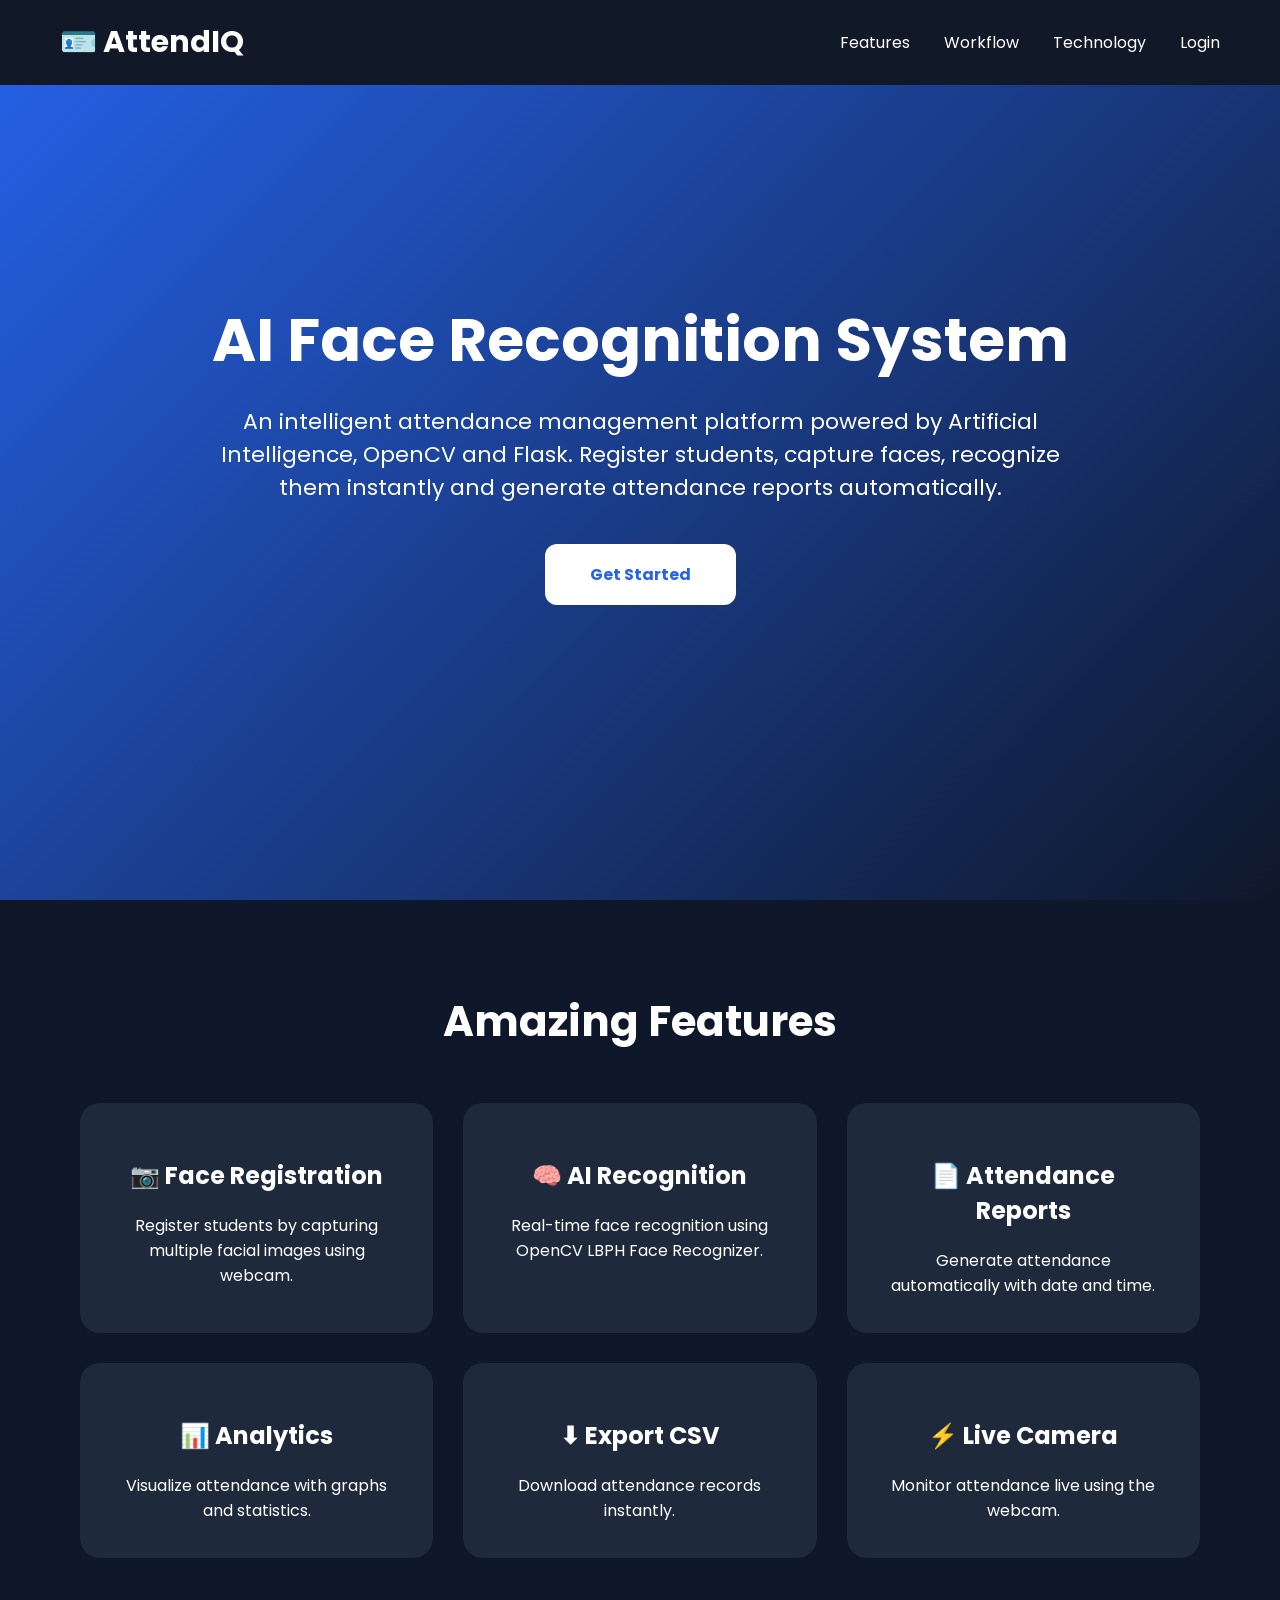
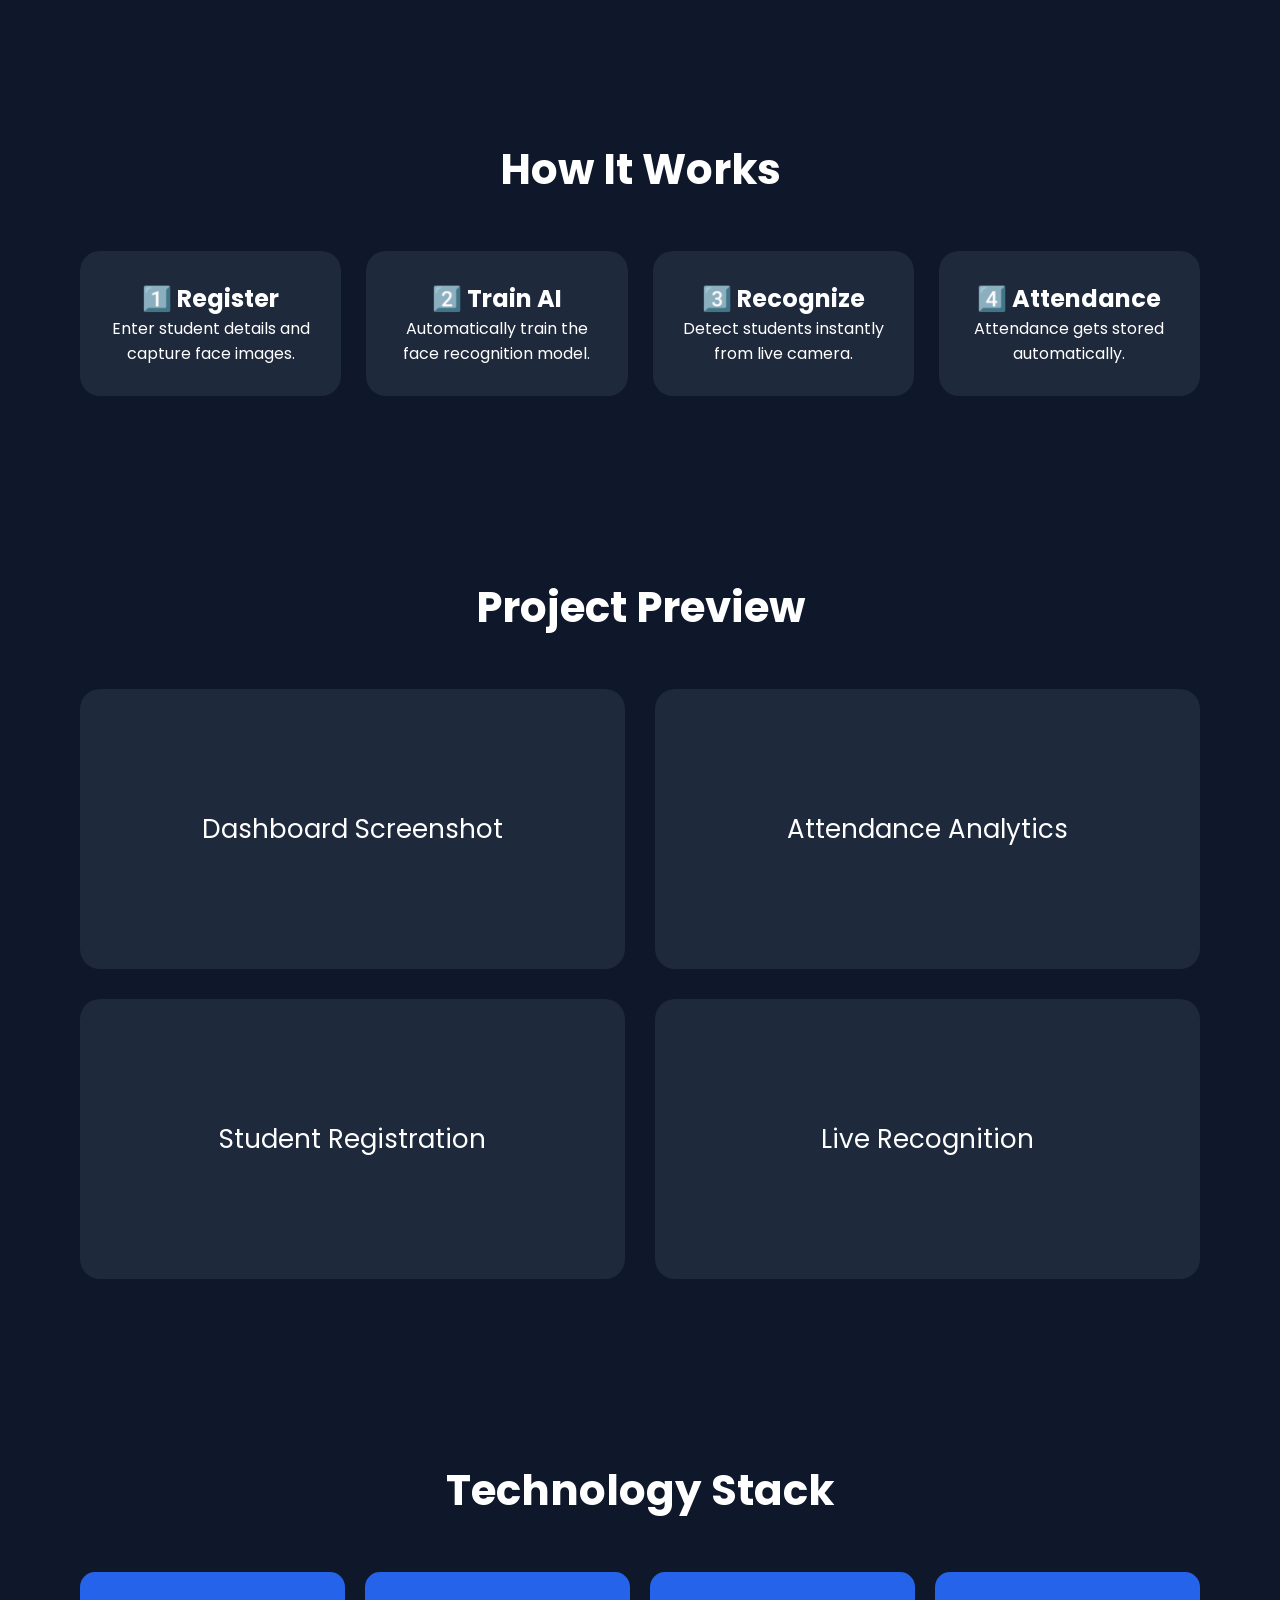
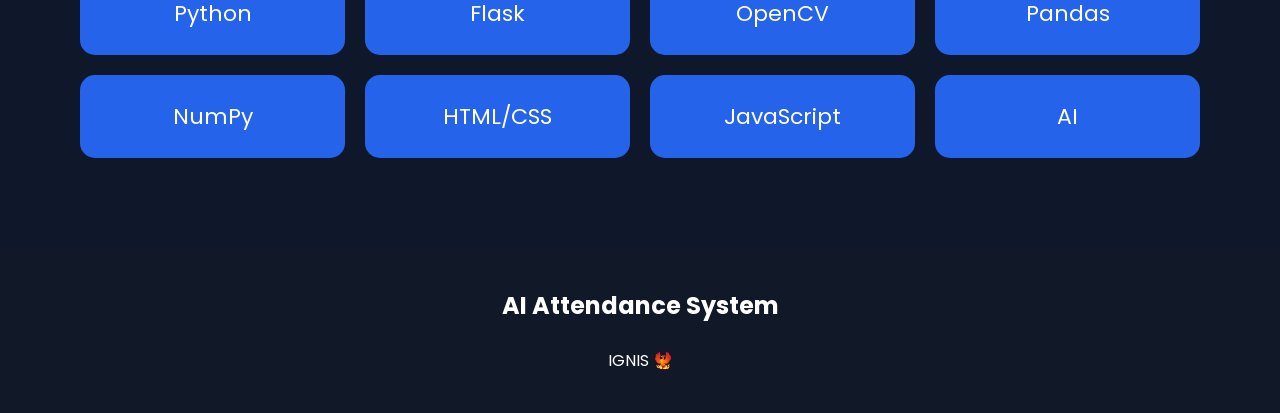
<file: templates/home.html>
<!DOCTYPE html>
<html lang="en">

<head>

    <meta charset="UTF-8">
    <meta name="viewport" content="width=device-width, initial-scale=1.0">

    <title>AttendIQ</title>

    <link href="https://fonts.googleapis.com/css2?family=Poppins:wght@300;400;600;700&display=swap" rel="stylesheet">

    <style>

        *{
        margin:0;
        padding:0;
        box-sizing:border-box;
        font-family:Poppins,sans-serif;
        scroll-behavior:smooth;
        }

        body{

        background:#0f172a;
        color:white;

        }

        nav{

        position:fixed;
        width:100%;
        padding:20px 60px;
        display:flex;
        justify-content:space-between;
        align-items:center;
        background:#111827;
        z-index:1000;

        }

        nav h2{

        font-size:30px;

        }

        nav a{

        color:white;
        text-decoration:none;
        margin-left:30px;

        }

        .hero{

        height:100vh;

        display:flex;

        justify-content:center;

        align-items:center;

        flex-direction:column;

        text-align:center;

        padding:40px;

        background:linear-gradient(135deg,#2563eb,#0f172a);

        }

        .hero h1{

        font-size:60px;
        margin-bottom:20px;

        }

        .hero p{

        font-size:22px;
        width:70%;

        }

        .btn{

        margin-top:40px;

        display:inline-block;

        padding:18px 45px;

        background:white;

        color:#2563eb;

        border-radius:12px;

        text-decoration:none;

        font-weight:bold;

        transition:.3s;

        }

        .btn:hover{

        transform:scale(1.05);

        }

        section{

        padding:90px 80px;

        }

        .title{

        text-align:center;

        font-size:42px;

        margin-bottom:50px;

        }

        .features{

        display:grid;

        grid-template-columns:repeat(3,1fr);

        gap:30px;

        }

        .feature{

        background:#1e293b;

        padding:35px;

        border-radius:20px;

        text-align:center;

        transition:.3s;

        }

        .feature:hover{

        transform:translateY(-10px);

        }

        .feature h2{

        margin:20px 0;

        }

        .workflow{

        display:flex;

        justify-content:space-between;

        gap:25px;

        }

        .step{

        flex:1;

        background:#1e293b;

        padding:30px;

        border-radius:20px;

        text-align:center;

        }

        .gallery{

        display:grid;

        grid-template-columns:repeat(2,1fr);

        gap:30px;

        }

        .image{

        height:280px;

        background:#1e293b;

        border-radius:20px;

        display:flex;

        justify-content:center;

        align-items:center;

        font-size:26px;

        }

        .tech{

        display:grid;

        grid-template-columns:repeat(4,1fr);

        gap:20px;

        }

        .tech div{

        background:#2563eb;

        padding:25px;

        text-align:center;

        border-radius:15px;

        font-size:22px;

        }

        footer{

        padding:40px;

        text-align:center;

        background:#111827;

        }

    </style>

</head>

<body>

<nav>

    <h2>🪪 AttendIQ </h2>

    <div>

        <a href="#features">Features</a>

        <a href="#workflow">Workflow</a>

        <a href="#technology">Technology</a>

        <a href="/login">Login</a>

    </div>

</nav>

<div class="hero">

    <h1>AI Face Recognition System</h1>

    <p>

        An intelligent attendance management platform powered by Artificial Intelligence,
        OpenCV and Flask. Register students, capture faces, recognize them instantly
        and generate attendance reports automatically.

    </p>

    <a href="/login" class="btn">

        Get Started

    </a>

</div>

<section id="features">

    <h1 class="title">

        Amazing Features

    </h1>

    <div class="features">

        <div class="feature">

            <h2>📷 Face Registration</h2>

            <p>

                Register students by capturing multiple facial images using webcam.

            </p>

        </div>

        <div class="feature">

            <h2>🧠 AI Recognition</h2>

            <p>

                Real-time face recognition using OpenCV LBPH Face Recognizer.

            </p>

        </div>

        <div class="feature">

            <h2>📄 Attendance Reports</h2>

            <p>

                Generate attendance automatically with date and time.

            </p>

        </div>

        <div class="feature">

            <h2>📊 Analytics</h2>

            <p>

                Visualize attendance with graphs and statistics.

            </p>

        </div>

        <div class="feature">

            <h2>⬇ Export CSV</h2>

            <p>

                Download attendance records instantly.

            </p>

        </div>

        <div class="feature">

            <h2>⚡ Live Camera</h2>

            <p>

                Monitor attendance live using the webcam.

            </p>

        </div>

    </div>

</section>

<section id="workflow">

    <h1 class="title">

        How It Works

    </h1>

    <div class="workflow">

        <div class="step">

            <h2>1️⃣ Register</h2>

            <p>

                Enter student details and capture face images.

            </p>

        </div>

        <div class="step">

            <h2>2️⃣ Train AI</h2>

            <p>

                Automatically train the face recognition model.

            </p>

        </div>

        <div class="step">

            <h2>3️⃣ Recognize</h2>

            <p>

                Detect students instantly from live camera.

            </p>

        </div>

        <div class="step">

            <h2>4️⃣ Attendance</h2>

            <p>

                Attendance gets stored automatically.

            </p>

        </div>

    </div>

</section>

<section>

    <h1 class="title">

        Project Preview

    </h1>

    <div class="gallery">

        <div class="image">

            Dashboard Screenshot

        </div>

        <div class="image">

            Attendance Analytics

        </div>

        <div class="image">

            Student Registration

        </div>

        <div class="image">

            Live Recognition

        </div>

    </div>

</section>

<section id="technology">

    <h1 class="title">

        Technology Stack

    </h1>

    <div class="tech">

        <div>Python</div>

        <div>Flask</div>

        <div>OpenCV</div>

        <div>Pandas</div>

        <div>NumPy</div>

        <div>HTML/CSS</div>

        <div>JavaScript</div>

        <div>AI</div>

    </div>

</section>

<footer>

    <h2>

        AI Attendance System

    </h2>

    <br>

    IGNIS 🐦‍🔥

</footer>

</body>

</html>
</file>
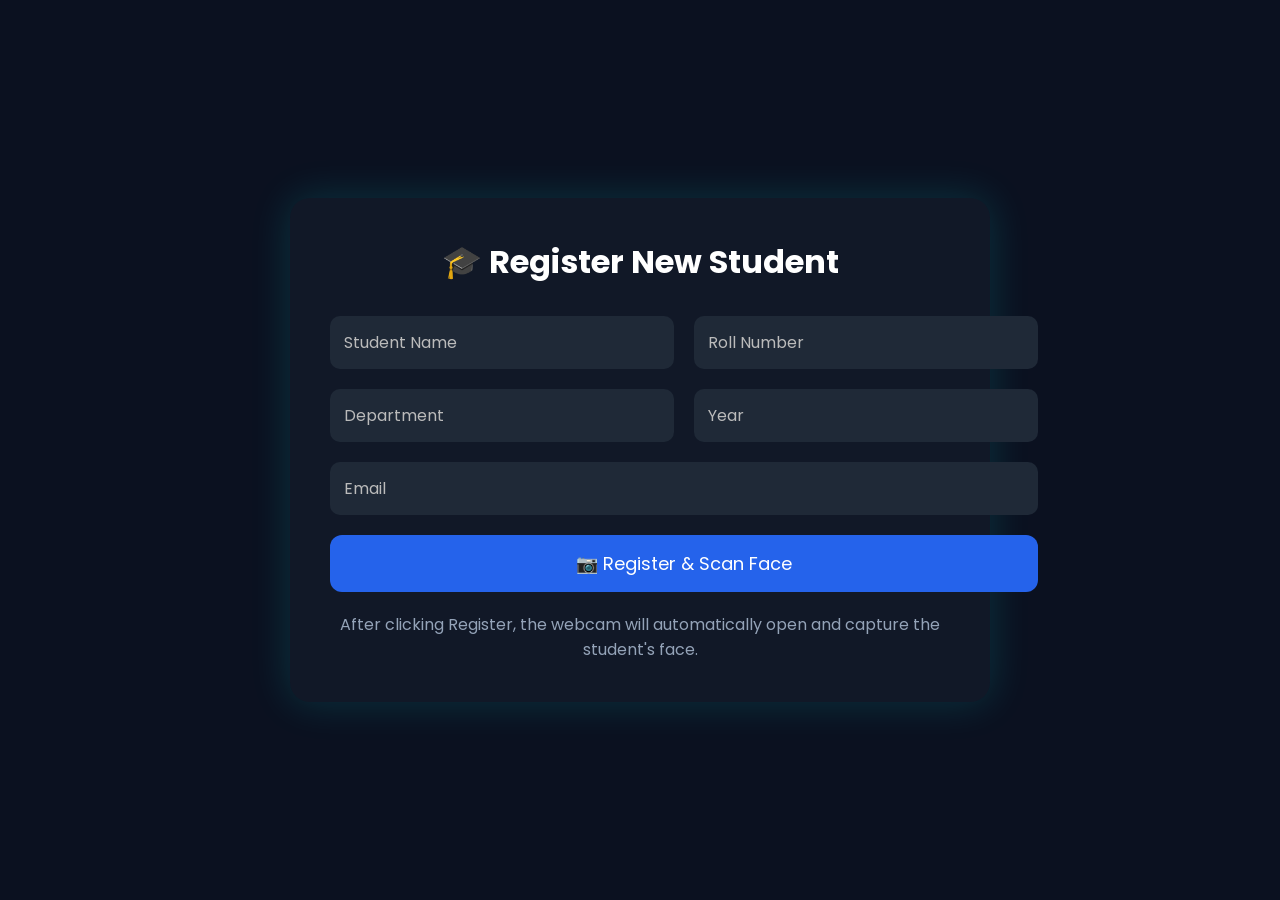
<file: templates/register.html>
<!DOCTYPE html>
<html>

<head>

    <title>Register Student</title>

    <meta charset="UTF-8">

    <link href="https://fonts.googleapis.com/css2?family=Poppins:wght@300;400;600;700&display=swap" rel="stylesheet">

    <style>

        *{
            margin:0;
            padding:0;
            box-sizing:border-box;
            font-family:Poppins,sans-serif;
        }

        body{

            background:#0b1120;
            display:flex;
            justify-content:center;
            align-items:center;
            height:100vh;

        }

        .card{

            width:700px;

            background:#111827;

            border-radius:20px;

            padding:40px;

            color:white;

            box-shadow:0 0 40px rgba(0,255,255,.15);

        }

        h1{

            text-align:center;

            margin-bottom:30px;

        }

        form{

            display:grid;

            grid-template-columns:1fr 1fr;

            gap:20px;

        }

        input{

            padding:14px;

            border:none;

            border-radius:10px;

            background:#1f2937;

            color:white;

            font-size:16px;

        }

        input::placeholder{

            color:#bbb;

        }

        button{

            grid-column:span 2;

            padding:15px;

            border:none;

            border-radius:12px;

            font-size:18px;

            background:#2563eb;

            color:white;

            cursor:pointer;

            transition:.3s;

        }

        button:hover{

            background:#1d4ed8;

            transform:scale(1.02);

        }

        .note{

            text-align:center;

            margin-top:20px;

            color:#94a3b8;

        }

    </style>

</head>

<body>

<div class="card">

    <h1>🎓 Register New Student</h1>

    <form method="POST">

        <input
                type="text"
                name="name"
                placeholder="Student Name"
                required>

        <input
                type="text"
                name="roll"
                placeholder="Roll Number"
                required>

        <input
                type="text"
                name="department"
                placeholder="Department"
                required>

        <input
                type="text"
                name="year"
                placeholder="Year"
                required>

        <input
                type="email"
                name="email"
                placeholder="Email"
                required
                style="grid-column:span 2;">

        <button type="submit">

            📷 Register & Scan Face

        </button>

    </form>

    <div class="note">

        After clicking Register, the webcam will automatically open and capture the student's face.

    </div>

</div>

</body>

</html>
</file>
